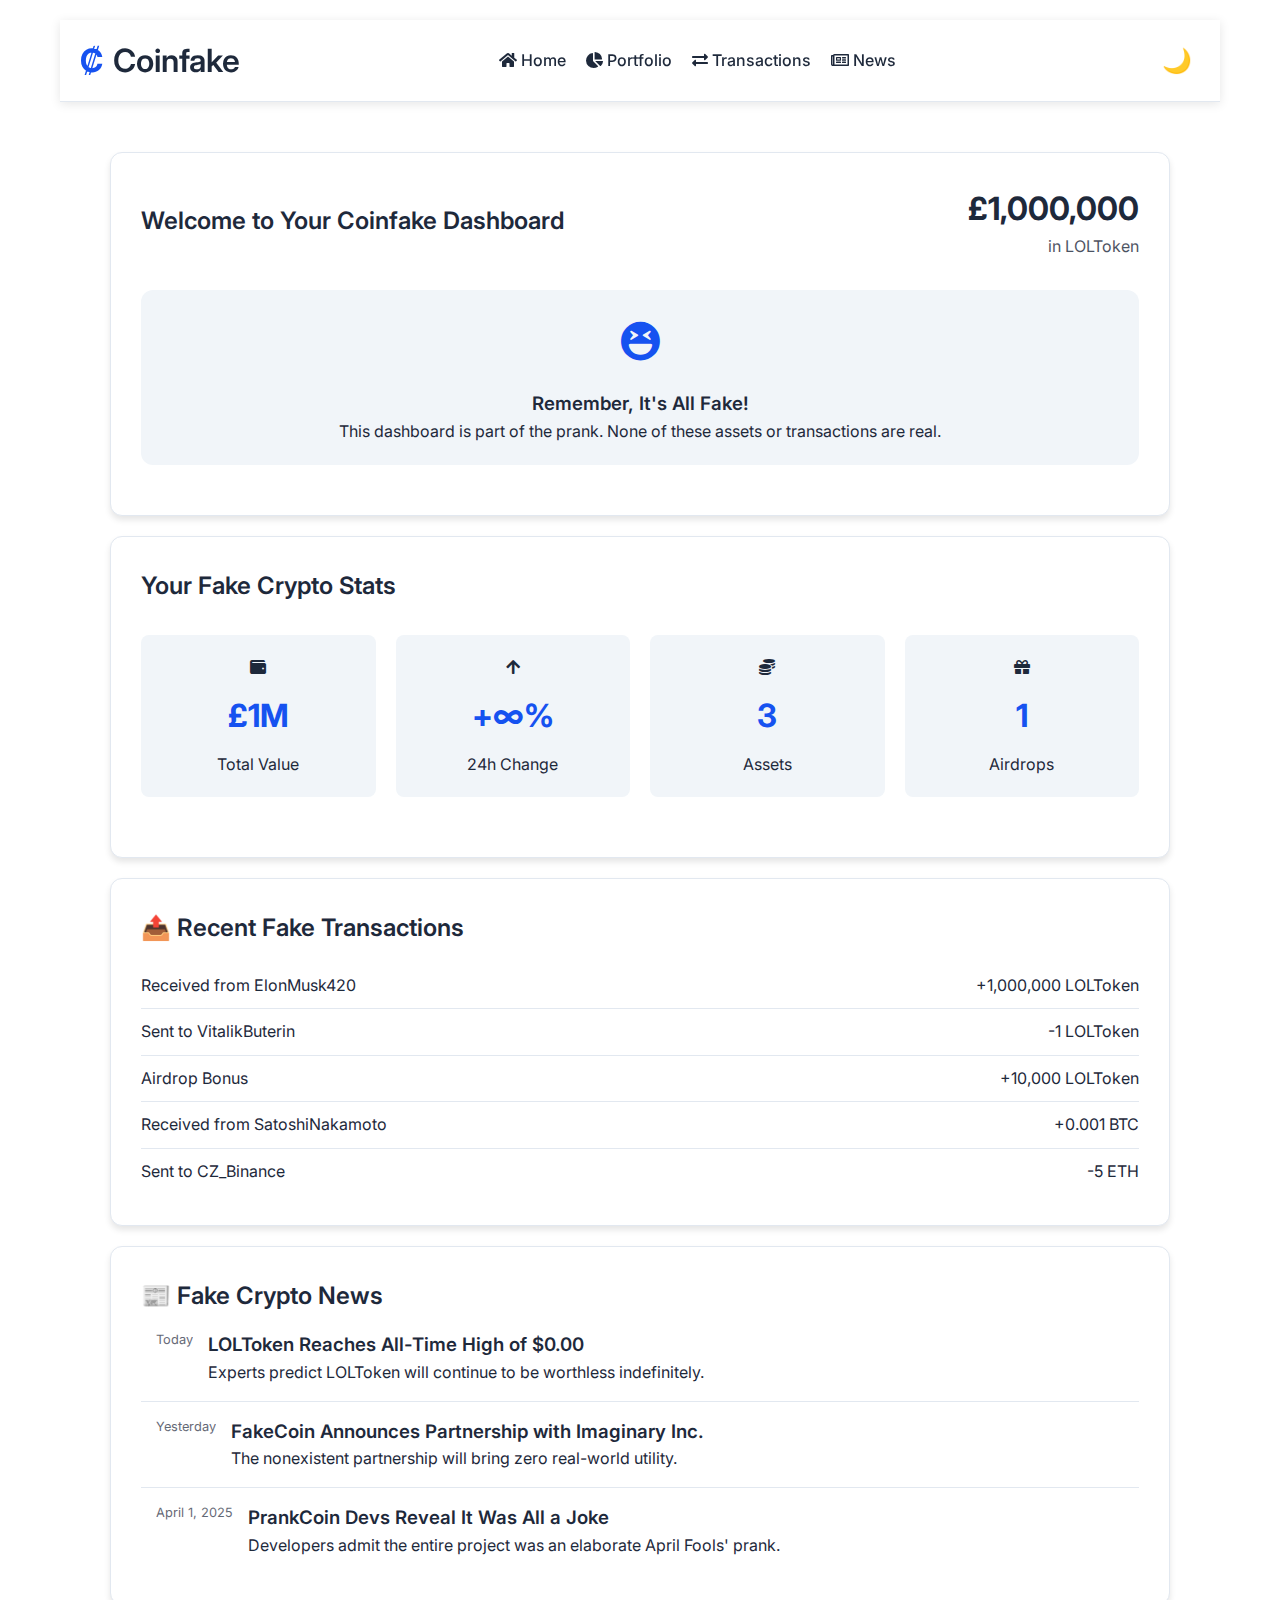
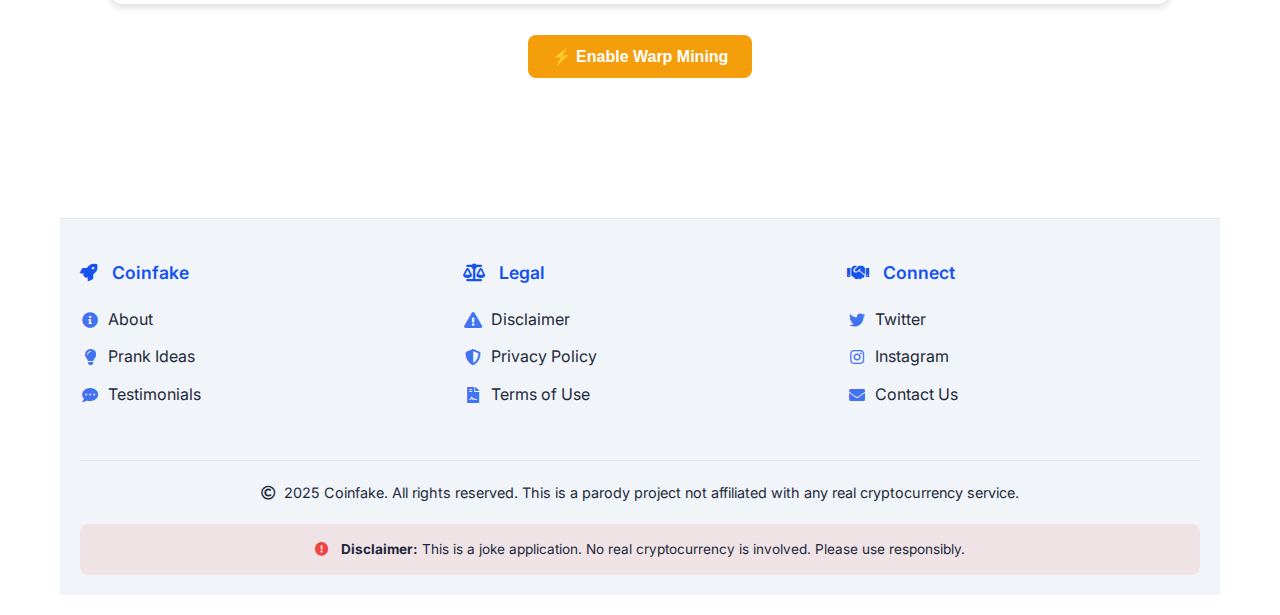
<file: dashboard.html>
<!DOCTYPE html>
<html lang="en">
  <head>
    <meta charset="UTF-8" />
    <meta name="viewport" content="width=device-width, initial-scale=1.0" />
    <title>Coinfake - Dashboard</title>
    <link
      href="https://fonts.googleapis.com/css2?family=Inter:wght@400;500;600;700&display=swap"
      rel="stylesheet"
    />
    <link
      rel="stylesheet"
      href="https://cdnjs.cloudflare.com/ajax/libs/font-awesome/5.15.4/css/all.min.css"
    />
    <link rel="stylesheet" href="styles.css" />
    <style>
      /* Additional styles for dashboard */
      .sticky-nav {
        position: sticky;
        top: 0;
        z-index: 100;
        background-color: var(--card-bg);
        box-shadow: 0 2px 10px rgba(0, 0, 0, 0.1);
        padding: 15px 0;
        border-bottom: 1px solid var(--border-color);
      }

      .nav-container {
        display: flex;
        justify-content: space-between;
        align-items: center;
        max-width: 1200px;
        margin: 0 auto;
        padding: 0 20px;
      }

      .nav-links {
        display: flex;
        gap: 20px;
      }

      .nav-links a {
        color: var(--text-color);
        text-decoration: none;
        font-weight: 500;
        transition: color 0.3s;
      }

      .nav-links a:hover {
        color: var(--primary-color);
      }

      .infographic {
        background-color: var(--secondary-color);
        border-radius: 12px;
        padding: 20px;
        margin-bottom: 20px;
        display: flex;
        flex-direction: column;
        align-items: center;
        text-align: center;
      }

      .infographic-icon {
        font-size: 2.5rem;
        color: var(--primary-color);
        margin-bottom: 15px;
      }

      .stats-grid {
        display: grid;
        grid-template-columns: repeat(auto-fit, minmax(200px, 1fr));
        gap: 20px;
        margin: 30px 0;
      }

      .stat-card {
        background-color: var(--secondary-color);
        padding: 20px;
        border-radius: 8px;
        text-align: center;
      }

      .stat-value {
        font-size: 2rem;
        font-weight: 700;
        color: var(--primary-color);
        margin: 10px 0;
      }

      .news-card {
        display: flex;
        gap: 15px;
        padding: 15px;
        border-bottom: 1px solid var(--border-color);
      }

      .news-card:last-child {
        border-bottom: none;
      }

      .news-date {
        font-size: 0.8rem;
        opacity: 0.7;
      }

      .news-content {
        flex: 1;
      }

      @media (max-width: 768px) {
        .nav-links {
          display: none;
        }

        .stats-grid {
          grid-template-columns: 1fr;
        }
      }
    </style>
  </head>
  <body>
    <div class="app-container">
      <!-- Sticky Navigation Bar -->
      <nav class="sticky-nav">
        <div class="nav-container">
          <div class="logo">
            <span class="logo-icon">₡</span>
            <h1>Coinfake</h1>
          </div>
          <div class="nav-links">
            <a href="index.html"><i class="fas fa-home"></i> Home</a>
            <a href="#portfolio"><i class="fas fa-chart-pie"></i> Portfolio</a>
            <a href="#transactions"
              ><i class="fas fa-exchange-alt"></i> Transactions</a
            >
            <a href="#news"><i class="far fa-newspaper"></i> News</a>
          </div>
          <button
            id="theme-toggle"
            class="theme-toggle"
            aria-label="Toggle dark mode"
          >
            <span class="theme-icon">🌙</span>
          </button>
        </div>
      </nav>

      <main style="padding: 50px">
        <!-- Welcome Banner -->
        <section class="card">
          <div class="dashboard-header">
            <h2>Welcome to Your Coinfake Dashboard</h2>
            <div class="wallet-value">
              <span class="amount">£1,000,000</span>
              <span class="currency">in LOLToken</span>
            </div>
          </div>

          <div class="infographic">
            <div class="infographic-icon">
              <i class="fas fa-laugh-squint"></i>
            </div>
            <h3>Remember, It's All Fake!</h3>
            <p>
              This dashboard is part of the prank. None of these assets or
              transactions are real.
            </p>
          </div>
        </section>

        <!-- Stats Overview -->
        <section class="card">
          <h2>Your Fake Crypto Stats</h2>
          <div class="stats-grid">
            <div class="stat-card">
              <i class="fas fa-wallet"></i>
              <div class="stat-value">£1M</div>
              <p>Total Value</p>
            </div>
            <div class="stat-card">
              <i class="fas fa-arrow-up"></i>
              <div class="stat-value">+∞%</div>
              <p>24h Change</p>
            </div>
            <div class="stat-card">
              <i class="fas fa-coins"></i>
              <div class="stat-value">3</div>
              <p>Assets</p>
            </div>
            <div class="stat-card">
              <i class="fas fa-gift"></i>
              <div class="stat-value">1</div>
              <p>Airdrops</p>
            </div>
          </div>
        </section>
        <!-- Transactions Section -->
        <section id="transactions" class="card">
          <h2>📤 Recent Fake Transactions</h2>
          <ul class="transaction-list">
            <li>
              <span class="transaction-detail">Received from ElonMusk420</span>
              <span class="transaction-amount">+1,000,000 LOLToken</span>
            </li>
            <li>
              <span class="transaction-detail">Sent to VitalikButerin</span>
              <span class="transaction-amount">-1 LOLToken</span>
            </li>
            <li>
              <span class="transaction-detail">Airdrop Bonus</span>
              <span class="transaction-amount">+10,000 LOLToken</span>
            </li>
            <li>
              <span class="transaction-detail"
                >Received from SatoshiNakamoto</span
              >
              <span class="transaction-amount">+0.001 BTC</span>
            </li>
            <li>
              <span class="transaction-detail">Sent to CZ_Binance</span>
              <span class="transaction-amount">-5 ETH</span>
            </li>
          </ul>
        </section>

        <!-- Market News Section -->
        <section id="news" class="card">
          <h2>📰 Fake Crypto News</h2>
          <div class="news-card">
            <div class="news-date">Today</div>
            <div class="news-content">
              <h3>LOLToken Reaches All-Time High of $0.00</h3>
              <p>
                Experts predict LOLToken will continue to be worthless
                indefinitely.
              </p>
            </div>
          </div>
          <div class="news-card">
            <div class="news-date">Yesterday</div>
            <div class="news-content">
              <h3>FakeCoin Announces Partnership with Imaginary Inc.</h3>
              <p>
                The nonexistent partnership will bring zero real-world utility.
              </p>
            </div>
          </div>
          <div class="news-card">
            <div class="news-date">April 1, 2025</div>
            <div class="news-content">
              <h3>PrankCoin Devs Reveal It Was All a Joke</h3>
              <p>
                Developers admit the entire project was an elaborate April
                Fools' prank.
              </p>
            </div>
          </div>
        </section>

        <!-- Easter Egg Section -->
        <div class="easter-egg">
          <button id="warp-mining" class="easter-egg-button">
            ⚡ Enable Warp Mining
          </button>
          <p id="mining-message" class="hidden">
            Mining at 0 H/s... Just kidding! 😆
          </p>
        </div>
      </main>
      <footer class="site-footer">
        <div class="footer-container">
          <div class="footer-links">
            <div class="footer-column">
              <h3><i class="fas fa-rocket footer-icon"></i> Coinfake</h3>
              <ul>
                <li>
                  <i class="fas fa-info-circle footer-link-icon"></i>
                  <a href="#">About</a>
                </li>
                <li>
                  <i class="fas fa-lightbulb footer-link-icon"></i>
                  <a href="#">Prank Ideas</a>
                </li>
                <li>
                  <i class="fas fa-comment-dots footer-link-icon"></i>
                  <a href="#">Testimonials</a>
                </li>
              </ul>
            </div>
            <div class="footer-column">
              <h3><i class="fas fa-balance-scale footer-icon"></i> Legal</h3>
              <ul>
                <li>
                  <i class="fas fa-exclamation-triangle footer-link-icon"></i>
                  <a href="#">Disclaimer</a>
                </li>
                <li>
                  <i class="fas fa-shield-alt footer-link-icon"></i>
                  <a href="#">Privacy Policy</a>
                </li>
                <li>
                  <i class="fas fa-file-contract footer-link-icon"></i>
                  <a href="#">Terms of Use</a>
                </li>
              </ul>
            </div>
            <div class="footer-column">
              <h3><i class="fas fa-handshake footer-icon"></i> Connect</h3>
              <ul>
                <li>
                  <i class="fab fa-twitter footer-link-icon"></i>
                  <a href="#">Twitter</a>
                </li>
                <li>
                  <i class="fab fa-instagram footer-link-icon"></i>
                  <a href="#">Instagram</a>
                </li>
                <li>
                  <i class="fas fa-envelope footer-link-icon"></i>
                  <a href="#">Contact Us</a>
                </li>
              </ul>
            </div>
          </div>
          <div class="footer-bottom">
            <p>
              <i class="far fa-copyright"></i> 2025 Coinfake. All rights
              reserved. This is a parody project not affiliated with any real
              cryptocurrency service.
            </p>
            <div class="footer-disclaimer">
              <p>
                <i class="fas fa-exclamation-circle"></i>
                <strong>Disclaimer:</strong> This is a joke application. No real
                cryptocurrency is involved. Please use responsibly.
              </p>
            </div>
          </div>
        </div>
      </footer>
    </div>

    <script src="script.js"></script>
    <script>
      // Reuse the theme toggle functionality from script.js
      document.addEventListener("DOMContentLoaded", function () {
        const themeToggle = document.getElementById("theme-toggle");
        const themeIcon = themeToggle.querySelector(".theme-icon");

        // Check for saved theme preference
        const currentTheme =
          localStorage.getItem("theme") ||
          (window.matchMedia("(prefers-color-scheme: dark)").matches
            ? "dark"
            : "light");

        // Set initial theme
        if (currentTheme === "dark") {
          document.documentElement.setAttribute("data-theme", "dark");
          themeIcon.textContent = "☀️";
        }

        themeToggle.addEventListener("click", function () {
          const isDark = document.documentElement.hasAttribute("data-theme");

          if (isDark) {
            document.documentElement.removeAttribute("data-theme");
            localStorage.setItem("theme", "light");
            themeIcon.textContent = "🌙";
          } else {
            document.documentElement.setAttribute("data-theme", "dark");
            localStorage.setItem("theme", "dark");
            themeIcon.textContent = "☀️";
          }
        });

        // Easter egg - Warp Mining
        const warpMiningBtn = document.getElementById("warp-mining");
        const miningMessage = document.getElementById("mining-message");

        if (warpMiningBtn) {
          warpMiningBtn.addEventListener("click", function () {
            warpMiningBtn.disabled = true;
            warpMiningBtn.textContent = "⚡ Mining...";
            miningMessage.classList.remove("hidden");

            let progress = 0;
            const miningInterval = setInterval(() => {
              progress += Math.random() * 10;
              miningMessage.textContent = `Mining at ${Math.floor(
                progress
              )} H/s... Just kidding! 😆`;

              if (progress >= 100) {
                clearInterval(miningInterval);
                setTimeout(() => {
                  miningMessage.textContent =
                    "Mining complete! You earned 0 LOLToken.";
                }, 1000);
              }
            }, 200);

            setTimeout(() => {
              clearInterval(miningInterval);
              warpMiningBtn.disabled = false;
              warpMiningBtn.textContent = "⚡ Enable Warp Mining";
              miningMessage.classList.add("hidden");
            }, 5000);
          });
        }

        // Fake transaction animation
        const transactionList = document.querySelector(".transaction-list");
        if (transactionList) {
          setInterval(() => {
            const fakeSenders = [
              "SatoshiNakamoto",
              "CZ_Binance",
              "SBF_FTX",
              "CryptoWhale",
              "BitcoinHodler",
            ];
            const fakeAmounts = [
              "+0.001 BTC",
              "-5 ETH",
              "+1000 DOGE",
              "-50 SOL",
              "+1 LOLToken",
            ];

            const newTransaction = document.createElement("li");
            newTransaction.innerHTML = `
              <span class="transaction-detail">Received from ${
                fakeSenders[Math.floor(Math.random() * fakeSenders.length)]
              }</span>
              <span class="transaction-amount">${
                fakeAmounts[Math.floor(Math.random() * fakeAmounts.length)]
              }</span>
            `;

            transactionList.insertBefore(
              newTransaction,
              transactionList.firstChild
            );

            if (transactionList.children.length > 5) {
              transactionList.removeChild(transactionList.lastChild);
            }
          }, 10000);
        }
      });
    </script>
  </body>
</html>
</file>
<file: styles.css>
:root {
  --primary-color: #1652f0;
  --secondary-color: #f1f5f9;
  --text-color: #1e293b;
  --bg-color: #ffffff;
  --card-bg: #ffffff;
  --border-color: #e2e8f0;
  --success-color: #10b981;
  --error-color: #ef4444;
}

[data-theme="dark"] {
  --primary-color: #3b82f6;
  --secondary-color: #1e293b;
  --text-color: #f8fafc;
  --bg-color: #0f172a;
  --card-bg: #1e293b;
  --border-color: #334155;
  --success-color: #10b981;
  --error-color: #ef4444;
}

* {
  margin: 0;
  padding: 0;
  box-sizing: border-box;
}

body {
  font-family: "Inter", sans-serif;
  background-color: var(--bg-color);
  color: var(--text-color);
  line-height: 1.6;
  transition: all 0.3s ease;
}

.app-container {
  max-width: 1200px;
  margin: 0 auto;
  padding: 20px;
  min-height: 100vh;
  display: flex;
  flex-direction: column;
}

.app-header {
  display: flex;
  justify-content: space-between;
  align-items: center;
  padding: 20px 0;
  margin-bottom: 30px;
  border-bottom: 1px solid var(--border-color);
}
/* Theme Toggle Styles */
.theme-toggle {
  background: none;
  border: none;
  padding: 8px;
  cursor: pointer;
  font-size: 1.5rem;
  transition: transform 0.3s ease;
  color: var(--text-color);
}

.theme-toggle:hover {
  transform: scale(1.1);
}

.theme-toggle:active {
  transform: scale(0.95);
}
.logo {
  display: flex;
  align-items: center;
  gap: 10px;
}

.logo-icon {
  font-size: 2rem;
  font-weight: bold;
  color: var(--primary-color);
}

h1,
h2,
h3 {
  font-weight: 600;
}

.card {
  background-color: var(--card-bg);
  border-radius: 12px;
  padding: 30px;
  box-shadow: 0 4px 6px rgba(0, 0, 0, 0.1);
  border: 1px solid var(--border-color);
  margin-bottom: 20px;
}

.hidden {
  display: none !important;
}

.form-group {
  margin-bottom: 20px;
}

label {
  display: block;
  margin-bottom: 8px;
  font-weight: 500;
}

input,
select {
  width: 100%;
  padding: 12px;
  border: 1px solid var(--border-color);
  border-radius: 8px;
  background-color: var(--bg-color);
  color: var(--text-color);
  font-size: 16px;
}

.cta-button {
  background-color: var(--primary-color);
  color: white;
  border: none;
  padding: 12px 24px;
  border-radius: 8px;
  font-size: 16px;
  font-weight: 600;
  cursor: pointer;
  width: 100%;
  margin-top: 10px;
  transition: all 0.2s;
}

.cta-button:hover {
  opacity: 0.9;
  transform: translateY(-1px);
}

.secondary-button {
  background-color: transparent;
  color: var(--primary-color);
  border: 1px solid var(--primary-color);
  padding: 12px 24px;
  border-radius: 8px;
  font-size: 16px;
  font-weight: 600;
  cursor: pointer;
  width: 100%;
  margin-top: 10px;
  transition: all 0.2s;
}

.secondary-button:hover {
  background-color: rgba(59, 130, 246, 0.1);
}

.disclaimer {
  font-size: 0.8rem;
  opacity: 0.7;
  margin-top: 20px;
  text-align: center;
}

/* Dashboard Styles */
.dashboard-header {
  display: flex;
  justify-content: space-between;
  align-items: center;
  margin-bottom: 30px;
}

.wallet-value {
  text-align: right;
}

.amount {
  font-size: 2rem;
  font-weight: 700;
  display: block;
}

.currency {
  opacity: 0.8;
}

.dashboard-grid {
  display: grid;
  grid-template-columns: 1fr 1fr;
  gap: 20px;
  margin-bottom: 30px;
}

.dashboard-card {
  background-color: var(--secondary-color);
  padding: 20px;
  border-radius: 8px;
}

.crypto-list,
.transaction-list {
  list-style: none;
  margin-top: 15px;
}

.crypto-list li,
.transaction-list li {
  display: flex;
  justify-content: space-between;
  padding: 10px 0;
  border-bottom: 1px solid var(--border-color);
}

.crypto-list li:last-child,
.transaction-list li:last-child {
  border-bottom: none;
}

.easter-egg {
  text-align: center;
  margin: 30px 0;
}

.easter-egg-button {
  background-color: #f59e0b;
  color: white;
  border: none;
  padding: 12px 24px;
  border-radius: 8px;
  font-size: 16px;
  font-weight: 600;
  cursor: pointer;
  transition: all 0.2s;
}

.easter-egg-button:hover {
  background-color: #d97706;
  transform: scale(1.05);
}

/* Footer Styles */
.site-footer {
  background-color: var(--secondary-color);
  color: var(--text-color);
  padding: 40px 0 20px;
  margin-top: 60px;
  border-top: 1px solid var(--border-color);
}

.footer-container {
  max-width: 1200px;
  margin: 0 auto;
  padding: 0 20px;
}

.footer-links {
  display: grid;
  grid-template-columns: repeat(auto-fit, minmax(200px, 1fr));
  gap: 30px;
  margin-bottom: 40px;
}

.footer-column h3 {
  font-size: 1.1rem;
  margin-bottom: 20px;
  color: var(--primary-color);
}

.footer-column ul {
  list-style: none;
  padding: 0;
}

.footer-column li {
  margin-bottom: 10px;
}

.footer-column a {
  color: var(--text-color);
  text-decoration: none;
  transition: color 0.3s;
}

.footer-column a:hover {
  color: var(--primary-color);
  text-decoration: underline;
}

.footer-bottom {
  border-top: 1px solid var(--border-color);
  padding-top: 20px;
  text-align: center;
  font-size: 0.9rem;
}

.footer-disclaimer {
  margin-top: 20px;
  padding: 15px;
  background-color: rgba(239, 68, 68, 0.1);
  border-radius: 8px;
  font-size: 0.85rem;
}

.footer-disclaimer p {
  margin: 0;
}
@import url("https://cdnjs.cloudflare.com/ajax/libs/font-awesome/5.15.4/css/all.min.css");

.footer-icon {
  margin-right: 10px;
  color: var(--primary-color);
}

.footer-link-icon {
  width: 20px;
  text-align: center;
  margin-right: 8px;
  color: var(--primary-color);
  opacity: 0.8;
}

.footer-column li {
  display: flex;
  align-items: center;
  margin-bottom: 12px;
}

.footer-bottom i {
  margin-right: 5px;
}

.footer-disclaimer i {
  color: #ef4444;
  margin-right: 8px;
}

/* Animation for social icons */
.fab {
  transition: transform 0.3s ease;
}

.fab:hover {
  transform: translateY(-3px);
}

/* Dark mode footer adjustments */
[data-theme="dark"] .footer-disclaimer {
  background-color: rgba(239, 68, 68, 0.2);
}

@media (max-width: 768px) {
  .footer-links {
    grid-template-columns: 1fr;
  }

  .footer-column {
    margin-bottom: 20px;
  }
}

/* Responsive */
@media (max-width: 768px) {
  .dashboard-grid {
    grid-template-columns: 1fr;
  }
}
</file>
